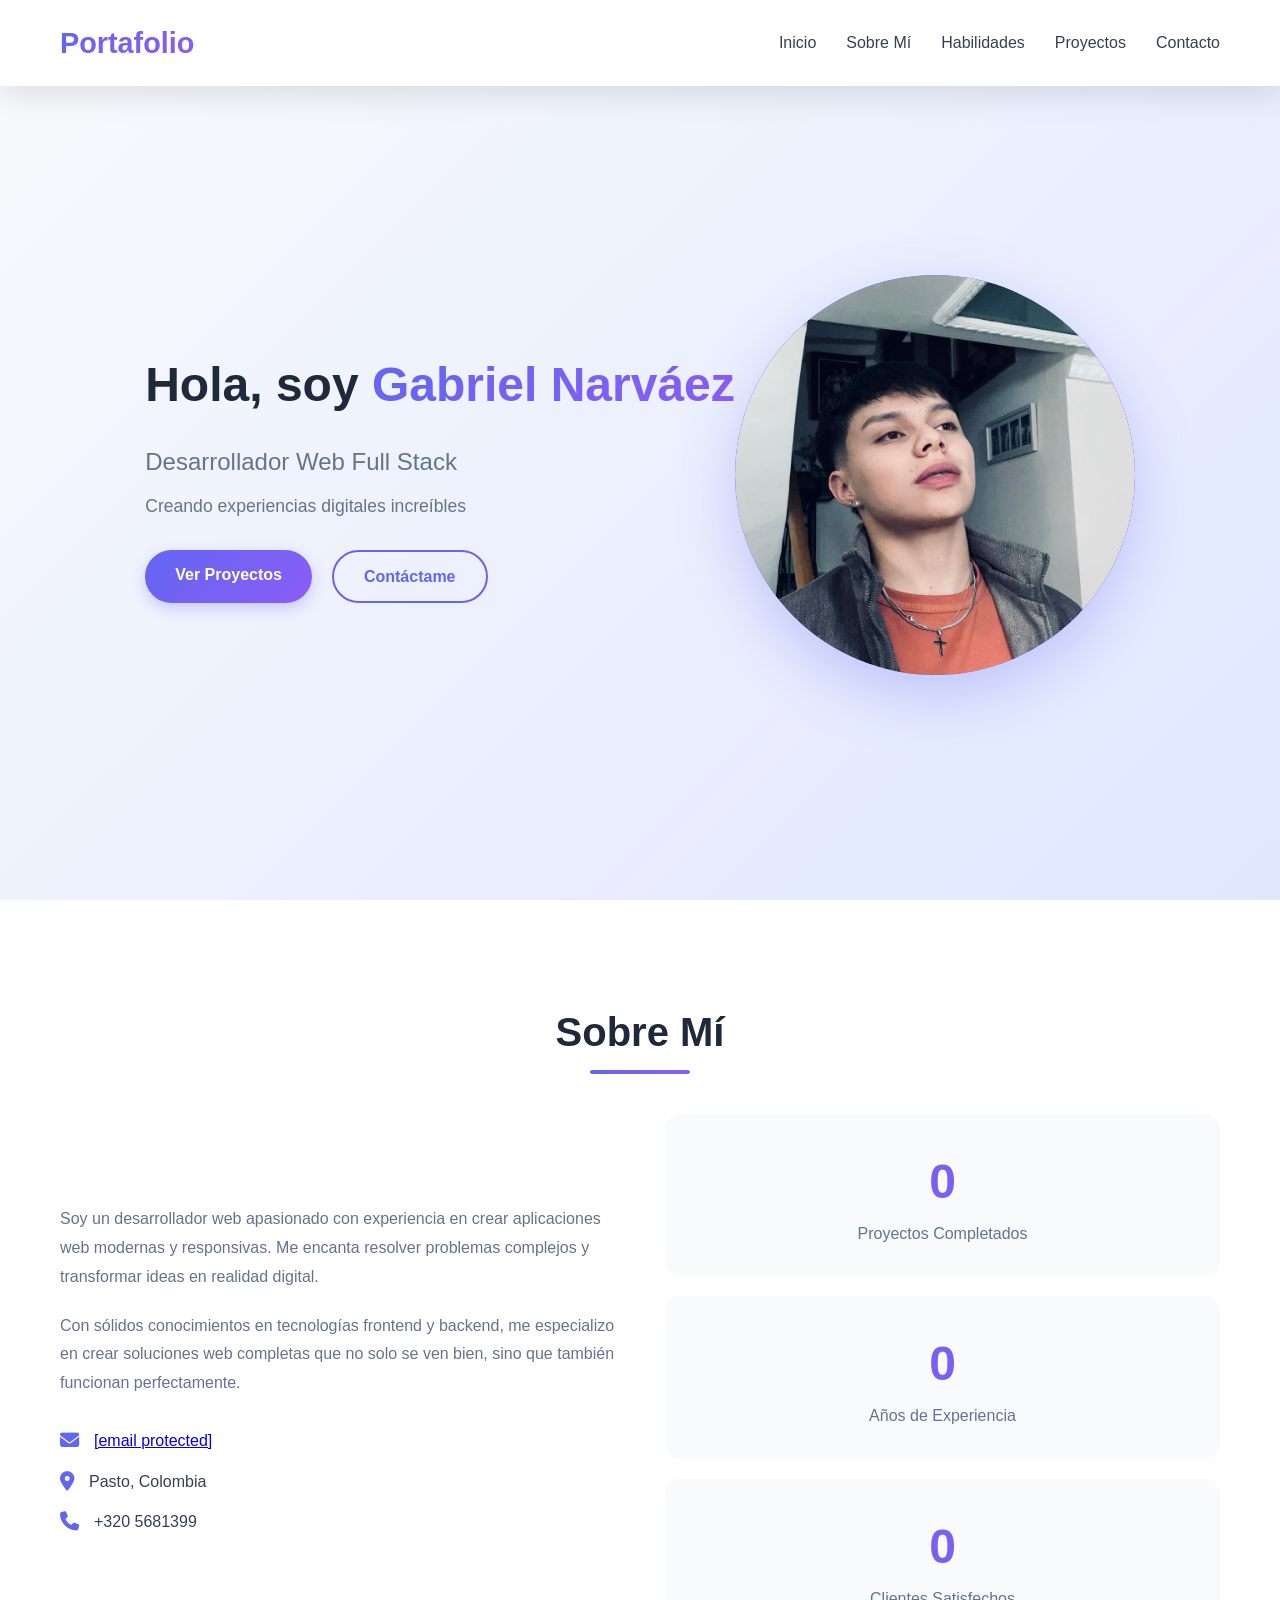
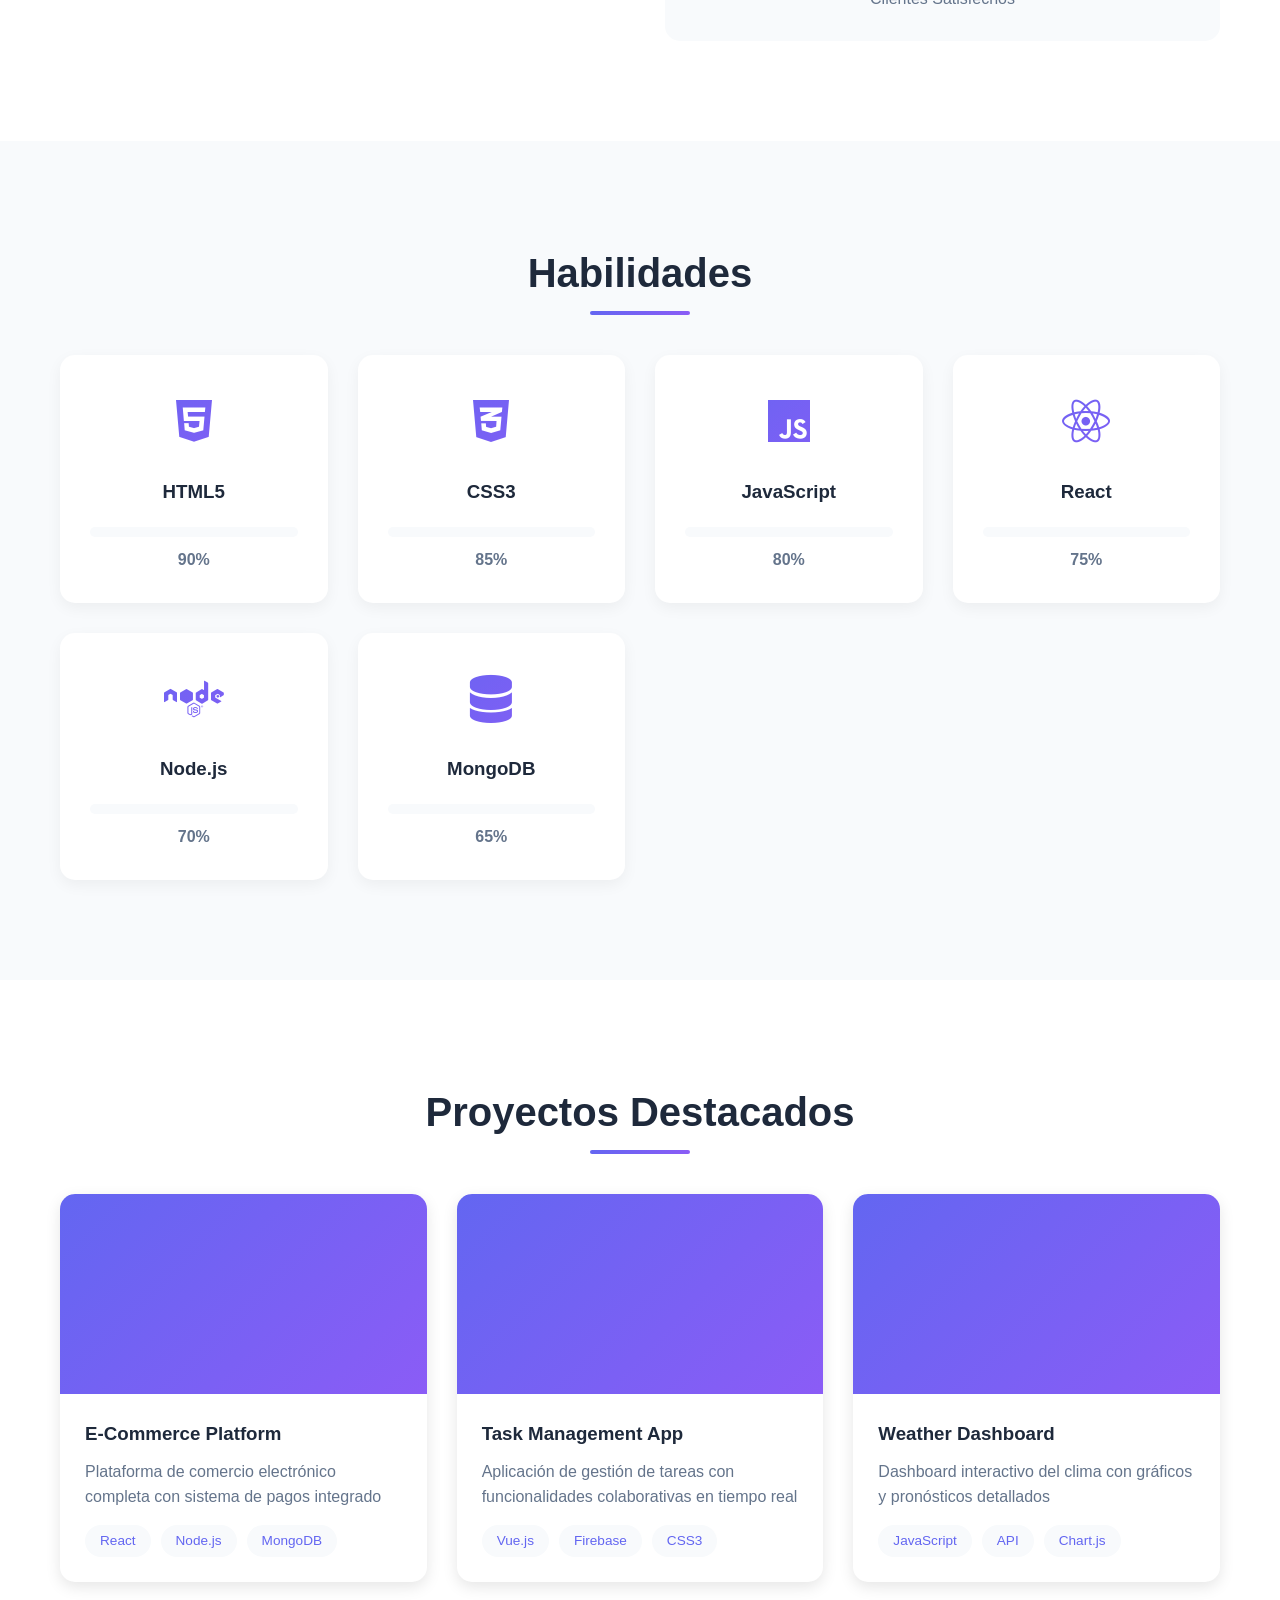
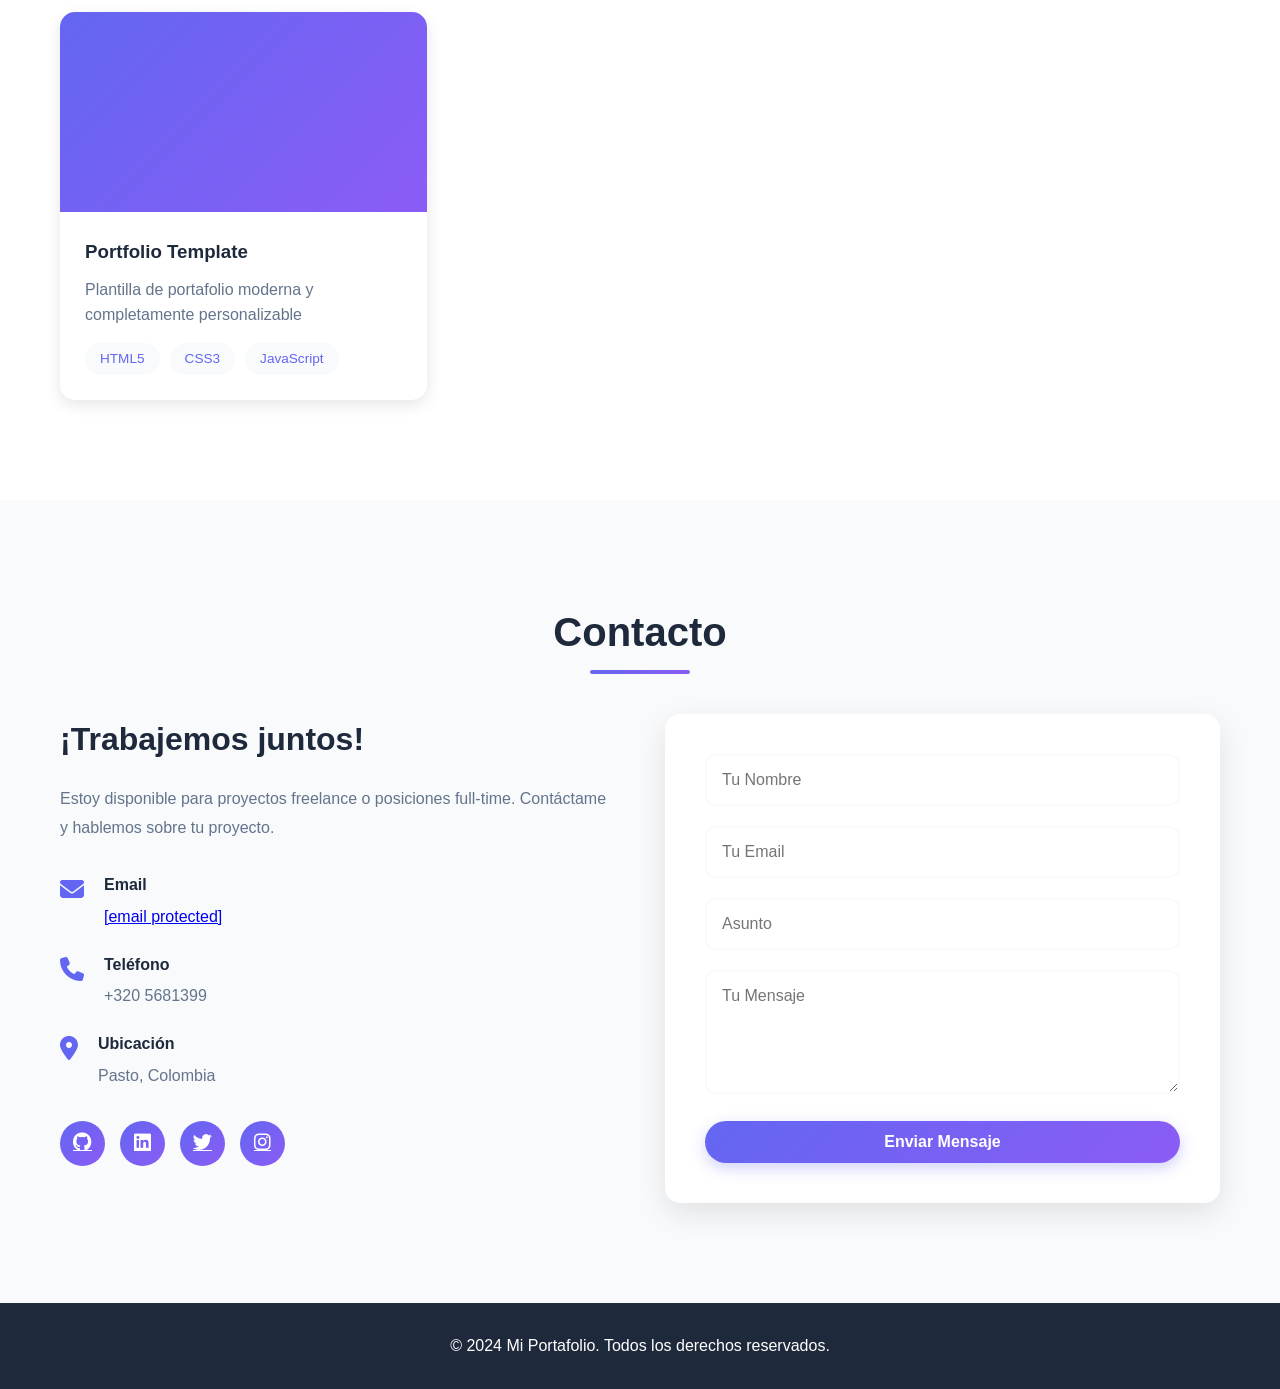
<file: dev-portafolio-2/index.html>
<!DOCTYPE html>
<html lang="es">
<head>
    <meta charset="UTF-8">
    <meta name="viewport" content="width=device-width, initial-scale=1.0">
    <title>Mi Portafolio Profesional</title>
    <link rel="stylesheet" href="styles.css">
    <link rel="stylesheet" href="https://cdnjs.cloudflare.com/ajax/libs/font-awesome/6.4.0/css/all.min.css">
</head>
<body>
    <!-- Navegación -->
    <nav class="navbar" id="navbar">
        <div class="container">
            <div class="logo">
                <h2>Portafolio</h2>
            </div>
            <ul class="nav-menu" id="nav-menu">
                <li><a href="#home" class="nav-link">Inicio</a></li>
                <li><a href="#about" class="nav-link">Sobre Mí</a></li>
                <li><a href="#skills" class="nav-link">Habilidades</a></li>
                <li><a href="#projects" class="nav-link">Proyectos</a></li>
                <li><a href="#contact" class="nav-link">Contacto</a></li>
            </ul>
            <div class="hamburger" id="hamburger">
                <span></span>
                <span></span>
                <span></span>
            </div>
        </div>
    </nav>

    <!-- Sección Hero -->
    <section class="hero" id="home">
        <div class="hero-content">
            <h1 class="hero-title">Hola, soy <span class="highlight">Gabriel Narváez</span></h1>
            <p class="hero-subtitle">Desarrollador Web Full Stack</p>
            <p class="hero-description">Creando experiencias digitales increíbles</p>
            <div class="hero-buttons">
                <a href="#projects" class="btn btn-primary">Ver Proyectos</a>
                <a href="#contact" class="btn btn-secondary">Contáctame</a>
            </div>
        </div>
        <div class="hero-image">
            <div class="profile-circle">
                <img src="images/foto-portafolio.jpeg" alt="Gabriel Narváez" class="profile-img">
            </div>
        </div>
    </section>

    <!-- Sección Sobre Mí -->
    <section class="about" id="about">
        <div class="container">
            <h2 class="section-title">Sobre Mí</h2>
            <div class="about-content">
                <div class="about-text">
                    <p>Soy un desarrollador web apasionado con experiencia en crear aplicaciones web modernas y responsivas. Me encanta resolver problemas complejos y transformar ideas en realidad digital.</p>
                    <p>Con sólidos conocimientos en tecnologías frontend y backend, me especializo en crear soluciones web completas que no solo se ven bien, sino que también funcionan perfectamente.</p>
                    <div class="about-info">
                        <div class="info-item">
                            <i class="fas fa-envelope"></i>
                            <span><a href="/cdn-cgi/l/email-protection" class="__cf_email__" data-cfemail="47333269222a262e2b07222d222a372b286924282a">[email&#160;protected]</a></span>
                        </div>
                        <div class="info-item">
                            <i class="fas fa-map-marker-alt"></i>
                            <span>Pasto, Colombia</span>
                        </div>
                        <div class="info-item">
                            <i class="fas fa-phone"></i>
                            <span>+320 5681399</span>
                        </div>
                    </div>
                </div>
                <div class="about-stats">
                    <div class="stat-card">
                        <h3 class="stat-number" data-target="50">0</h3>
                        <p>Proyectos Completados</p>
                    </div>
                    <div class="stat-card">
                        <h3 class="stat-number" data-target="3">0</h3>
                        <p>Años de Experiencia</p>
                    </div>
                    <div class="stat-card">
                        <h3 class="stat-number" data-target="30">0</h3>
                        <p>Clientes Satisfechos</p>
                    </div>
                </div>
            </div>
        </div>
    </section>

    <!-- Sección Habilidades -->
    <section class="skills" id="skills">
        <div class="container">
            <h2 class="section-title">Habilidades</h2>
            <div class="skills-grid">
                <div class="skill-card">
                    <div class="skill-icon">
                        <i class="fab fa-html5"></i>
                    </div>
                    <h3>HTML5</h3>
                    <div class="skill-bar">
                        <div class="skill-progress" data-progress="90"></div>
                    </div>
                    <span class="skill-percentage">90%</span>
                </div>
                <div class="skill-card">
                    <div class="skill-icon">
                        <i class="fab fa-css3-alt"></i>
                    </div>
                    <h3>CSS3</h3>
                    <div class="skill-bar">
                        <div class="skill-progress" data-progress="85"></div>
                    </div>
                    <span class="skill-percentage">85%</span>
                </div>
                <div class="skill-card">
                    <div class="skill-icon">
                        <i class="fab fa-js"></i>
                    </div>
                    <h3>JavaScript</h3>
                    <div class="skill-bar">
                        <div class="skill-progress" data-progress="80"></div>
                    </div>
                    <span class="skill-percentage">80%</span>
                </div>
                <div class="skill-card">
                    <div class="skill-icon">
                        <i class="fab fa-react"></i>
                    </div>
                    <h3>React</h3>
                    <div class="skill-bar">
                        <div class="skill-progress" data-progress="75"></div>
                    </div>
                    <span class="skill-percentage">75%</span>
                </div>
                <div class="skill-card">
                    <div class="skill-icon">
                        <i class="fab fa-node"></i>
                    </div>
                    <h3>Node.js</h3>
                    <div class="skill-bar">
                        <div class="skill-progress" data-progress="70"></div>
                    </div>
                    <span class="skill-percentage">70%</span>
                </div>
                <div class="skill-card">
                    <div class="skill-icon">
                        <i class="fas fa-database"></i>
                    </div>
                    <h3>MongoDB</h3>
                    <div class="skill-bar">
                        <div class="skill-progress" data-progress="65"></div>
                    </div>
                    <span class="skill-percentage">65%</span>
                </div>
            </div>
        </div>
    </section>

    <!-- Sección Proyectos -->
    <section class="projects" id="projects">
        <div class="container">
            <h2 class="section-title">Proyectos Destacados</h2>
            <div class="projects-grid">
                <div class="project-card">
                    <div class="project-image">
                        <div class="project-overlay">
                            <a href="#" class="project-link"><i class="fas fa-external-link-alt"></i></a>
                        </div>
                    </div>
                    <div class="project-info">
                        <h3>E-Commerce Platform</h3>
                        <p>Plataforma de comercio electrónico completa con sistema de pagos integrado</p>
                        <div class="project-tags">
                            <span class="tag">React</span>
                            <span class="tag">Node.js</span>
                            <span class="tag">MongoDB</span>
                        </div>
                    </div>
                </div>
                <div class="project-card">
                    <div class="project-image">
                        <div class="project-overlay">
                            <a href="#" class="project-link"><i class="fas fa-external-link-alt"></i></a>
                        </div>
                    </div>
                    <div class="project-info">
                        <h3>Task Management App</h3>
                        <p>Aplicación de gestión de tareas con funcionalidades colaborativas en tiempo real</p>
                        <div class="project-tags">
                            <span class="tag">Vue.js</span>
                            <span class="tag">Firebase</span>
                            <span class="tag">CSS3</span>
                        </div>
                    </div>
                </div>
                <div class="project-card">
                    <div class="project-image">
                        <div class="project-overlay">
                            <a href="#" class="project-link"><i class="fas fa-external-link-alt"></i></a>
                        </div>
                    </div>
                    <div class="project-info">
                        <h3>Weather Dashboard</h3>
                        <p>Dashboard interactivo del clima con gráficos y pronósticos detallados</p>
                        <div class="project-tags">
                            <span class="tag">JavaScript</span>
                            <span class="tag">API</span>
                            <span class="tag">Chart.js</span>
                        </div>
                    </div>
                </div>
                <div class="project-card">
                    <div class="project-image">
                        <div class="project-overlay">
                            <a href="#" class="project-link"><i class="fas fa-external-link-alt"></i></a>
                        </div>
                    </div>
                    <div class="project-info">
                        <h3>Portfolio Template</h3>
                        <p>Plantilla de portafolio moderna y completamente personalizable</p>
                        <div class="project-tags">
                            <span class="tag">HTML5</span>
                            <span class="tag">CSS3</span>
                            <span class="tag">JavaScript</span>
                        </div>
                    </div>
                </div>
            </div>
        </div>
    </section>

    <!-- Sección Contacto -->
    <section class="contact" id="contact">
        <div class="container">
            <h2 class="section-title">Contacto</h2>
            <div class="contact-content">
                <div class="contact-info">
                    <h3>¡Trabajemos juntos!</h3>
                    <p>Estoy disponible para proyectos freelance o posiciones full-time. Contáctame y hablemos sobre tu proyecto.</p>
                    <div class="contact-details">
                        <div class="contact-item">
                            <i class="fas fa-envelope"></i>
                            <div>
                                <h4>Email</h4>
                                <p><a href="/cdn-cgi/l/email-protection" class="__cf_email__" data-cfemail="1b6f6e357e767a72775b7e717e766b777435787476">[email&#160;protected]</a></p>
                            </div>
                        </div>
                        <div class="contact-item">
                            <i class="fas fa-phone"></i>
                            <div>
                                <h4>Teléfono</h4>
                                <p>+320 5681399</p>
                            </div>
                        </div>
                        <div class="contact-item">
                            <i class="fas fa-map-marker-alt"></i>
                            <div>
                                <h4>Ubicación</h4>
                                <p>Pasto, Colombia</p>
                            </div>
                        </div>
                    </div>
                    <div class="social-links">
                        <a href="#" class="social-link"><i class="fab fa-github"></i></a>
                        <a href="#" class="social-link"><i class="fab fa-linkedin"></i></a>
                        <a href="#" class="social-link"><i class="fab fa-twitter"></i></a>
                        <a href="#" class="social-link"><i class="fab fa-instagram"></i></a>
                    </div>
                </div>
                <form class="contact-form" id="contact-form">
                    <div class="form-group">
                        <input type="text" id="name" placeholder="Tu Nombre" required>
                    </div>
                    <div class="form-group">
                        <input type="email" id="email" placeholder="Tu Email" required>
                    </div>
                    <div class="form-group">
                        <input type="text" id="subject" placeholder="Asunto" required>
                    </div>
                    <div class="form-group">
                        <textarea id="message" rows="5" placeholder="Tu Mensaje" required></textarea>
                    </div>
                    <button type="submit" class="btn btn-primary">Enviar Mensaje</button>
                </form>
            </div>
        </div>
    </section>

    <!-- Footer -->
    <footer class="footer">
        <div class="container">
            <p>&copy; 2024 Mi Portafolio. Todos los derechos reservados.</p>
</file>
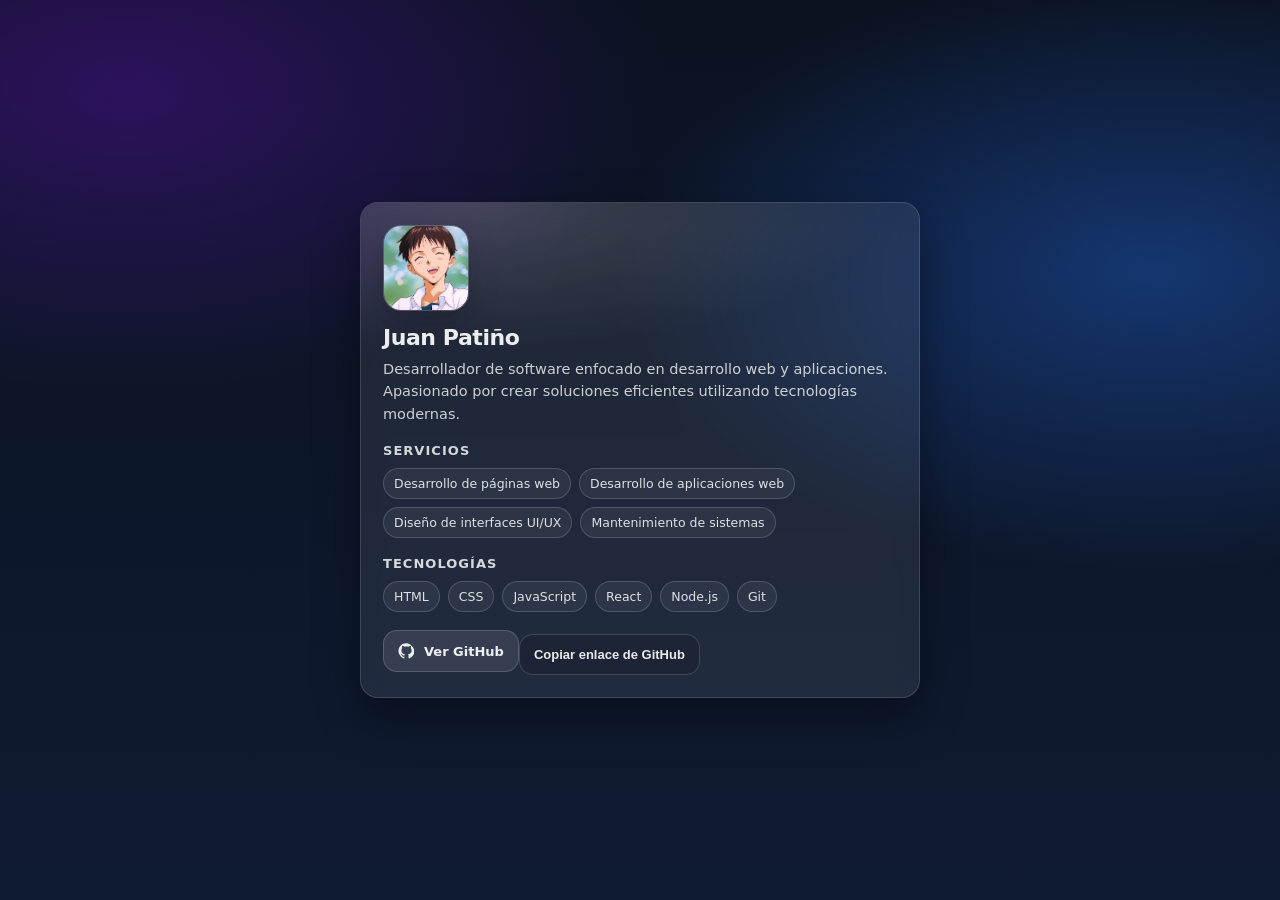
<file: dev-portafolio-3/index.html>
<!DOCTYPE html>
<html lang="en">
<head>
    <meta charset="UTF-8">
    <meta name="viewport" content="width=device-width, initial-scale=1.0">
    <link rel="stylesheet" href="/dev-portafolio-3/styles.css">
    <script src="/dev-portafolio-3/app.js"></script>
    <title>Document</title>
</head>
<body>
    <section class="portafolio-dev">

  <div class="card-dev">
    
    <img src="/dev-portafolio-3/images.jpg" alt="Foto del desarrollador" class="avatar">

    <h2>Juan Patiño</h2>

    <p class="descripcion">
      Desarrollador de software enfocado en desarrollo web y aplicaciones.
      Apasionado por crear soluciones eficientes utilizando tecnologías modernas.
    </p>

    <h3>Servicios</h3>
    <ul>
      <li>Desarrollo de páginas web</li>
      <li>Desarrollo de aplicaciones web</li>
      <li>Diseño de interfaces UI/UX</li>
      <li>Mantenimiento de sistemas</li>
    </ul>

    <h3>Tecnologías</h3>
    <div class="tecnologias">
      <span>HTML</span>
      <span>CSS</span>
      <span>JavaScript</span>
      <span>React</span>
      <span>Node.js</span>
      <span>Git</span>
    </div>

    <a href="https://github.com/sebastianUCC2024" target="_blank" class="github">
      Ver GitHub
    </a>

  </div>

</section>
    
</body>
</html>
</file>
<file: dev-portafolio-2/styles.css>
/* Reset y Variables CSS */
* {
    margin: 0;
    padding: 0;
    box-sizing: border-box;
}

:root {
    --primary-color: #6366f1;
    --secondary-color: #8b5cf6;
    --dark-color: #1e293b;
    --light-color: #f8fafc;
    --text-color: #334155;
    --gray-color: #64748b;
    --white-color: #ffffff;
    --gradient: linear-gradient(135deg, #6366f1 0%, #8b5cf6 100%);
    --shadow: 0 10px 30px rgba(0, 0, 0, 0.1);
    --transition: all 0.3s ease;
}

html {
    scroll-behavior: smooth;
}

body {
    font-family: 'Segoe UI', Tahoma, Geneva, Verdana, sans-serif;
    line-height: 1.6;
    color: var(--text-color);
    background-color: var(--light-color);
    overflow-x: hidden;
}

.container {
    max-width: 1200px;
    margin: 0 auto;
    padding: 0 20px;
}

/* Navegación */
.navbar {
    position: fixed;
    top: 0;
    width: 100%;
    background-color: var(--white-color);
    box-shadow: var(--shadow);
    z-index: 1000;
    transition: var(--transition);
}

.navbar.scrolled {
    padding: 10px 0;
}

.navbar .container {
    display: flex;
    justify-content: space-between;
    align-items: center;
    padding: 20px;
}

.logo h2 {
    background: var(--gradient);
    -webkit-background-clip: text;
    -webkit-text-fill-color: transparent;
    background-clip: text;
    font-size: 1.8rem;
    font-weight: 700;
}

.nav-menu {
    display: flex;
    list-style: none;
    gap: 30px;
}

.nav-link {
    color: var(--text-color);
    text-decoration: none;
    font-weight: 500;
    transition: var(--transition);
    position: relative;
}

.nav-link::after {
    content: '';
    position: absolute;
    bottom: -5px;
    left: 0;
    width: 0;
    height: 2px;
    background: var(--gradient);
    transition: var(--transition);
}

.nav-link:hover::after {
    width: 100%;
}

.nav-link:hover {
    color: var(--primary-color);
}

.hamburger {
    display: none;
    flex-direction: column;
    cursor: pointer;
    gap: 5px;
}

.hamburger span {
    width: 25px;
    height: 3px;
    background: var(--dark-color);
    transition: var(--transition);
}

.hamburger.active span:nth-child(1) {
    transform: rotate(45deg) translate(8px, 8px);
}

.hamburger.active span:nth-child(2) {
    opacity: 0;
}

.hamburger.active span:nth-child(3) {
    transform: rotate(-45deg) translate(8px, -8px);
}

/* Sección Hero */
.hero {
    min-height: 100vh;
    display: flex;
    align-items: center;
    justify-content: center;
    padding: 100px 20px 50px;
    background: linear-gradient(135deg, #f8fafc 0%, #e0e7ff 100%);
}

.hero-content {
    max-width: 600px;
    animation: fadeInLeft 1s ease;
}

.hero-title {
    font-size: 3rem;
    font-weight: 700;
    margin-bottom: 20px;
    color: var(--dark-color);
}

.highlight {
    background: var(--gradient);
    -webkit-background-clip: text;
    -webkit-text-fill-color: transparent;
    background-clip: text;
}

.hero-subtitle {
    font-size: 1.5rem;
    color: var(--gray-color);
    margin-bottom: 10px;
}

.hero-description {
    font-size: 1.1rem;
    color: var(--gray-color);
    margin-bottom: 30px;
}

.hero-buttons {
    display: flex;
    gap: 20px;
    flex-wrap: wrap;
}

.btn {
    padding: 12px 30px;
    border-radius: 50px;
    text-decoration: none;
    font-weight: 600;
    transition: var(--transition);
    display: inline-block;
    border: none;
    cursor: pointer;
    font-size: 1rem;
}

.btn-primary {
    background: var(--gradient);
    color: var(--white-color);
    box-shadow: 0 5px 15px rgba(99, 102, 241, 0.3);
}

.btn-primary:hover {
    transform: translateY(-3px);
    box-shadow: 0 8px 20px rgba(99, 102, 241, 0.4);
}

.btn-secondary {
    background: transparent;
    color: var(--primary-color);
    border: 2px solid var(--primary-color);
}

.btn-secondary:hover {
    background: var(--primary-color);
    color: var(--white-color);
}

.hero-image {
    animation: fadeInRight 1s ease;
}

.profile-circle {
    width: 400px;
    height: 400px;
    border-radius: 50%;
    background: var(--gradient);
    box-shadow: 0 20px 60px rgba(99, 102, 241, 0.3);
    animation: float 3s ease-in-out infinite;
    overflow: hidden;
    display: flex;
    align-items: center;
    justify-content: center;
    position: relative;
}

.profile-img {
    width: 100%;
    height: 100%;
    object-fit: cover;
    border-radius: 50%;
    transition: var(--transition);
}

.profile-circle:hover .profile-img {
    transform: scale(1.1);
}

/* Sección Sobre Mí */
.about {
    padding: 100px 20px;
    background: var(--white-color);
}

.section-title {
    text-align: center;
    font-size: 2.5rem;
    margin-bottom: 50px;
    color: var(--dark-color);
    position: relative;
}

.section-title::after {
    content: '';
    position: absolute;
    bottom: -10px;
    left: 50%;
    transform: translateX(-50%);
    width: 100px;
    height: 4px;
    background: var(--gradient);
    border-radius: 2px;
}

.about-content {
    display: grid;
    grid-template-columns: 1fr 1fr;
    gap: 50px;
    align-items: center;
}

.about-text p {
    margin-bottom: 20px;
    line-height: 1.8;
    color: var(--gray-color);
}

.about-info {
    margin-top: 30px;
}

.info-item {
    display: flex;
    align-items: center;
    gap: 15px;
    margin-bottom: 15px;
}

.info-item i {
    color: var(--primary-color);
    font-size: 1.2rem;
}

.about-stats {
    display: grid;
    grid-template-columns: 1fr;
    gap: 20px;
}

.stat-card {
    background: var(--light-color);
    padding: 30px;
    border-radius: 15px;
    text-align: center;
    transition: var(--transition);
}

.stat-card:hover {
    transform: translateY(-5px);
    box-shadow: var(--shadow);
}

.stat-number {
    font-size: 3rem;
    font-weight: 700;
    background: var(--gradient);
    -webkit-background-clip: text;
    -webkit-text-fill-color: transparent;
    background-clip: text;
}

.stat-card p {
    color: var(--gray-color);
    font-weight: 500;
}

/* Sección Habilidades */
.skills {
    padding: 100px 20px;
    background: var(--light-color);
}

.skills-grid {
    display: grid;
    grid-template-columns: repeat(auto-fit, minmax(250px, 1fr));
    gap: 30px;
}

.skill-card {
    background: var(--white-color);
    padding: 30px;
    border-radius: 15px;
    text-align: center;
    transition: var(--transition);
    box-shadow: 0 5px 15px rgba(0, 0, 0, 0.05);
}

.skill-card:hover {
    transform: translateY(-10px);
    box-shadow: var(--shadow);
}

.skill-icon {
    font-size: 3rem;
    background: var(--gradient);
    -webkit-background-clip: text;
    -webkit-text-fill-color: transparent;
    background-clip: text;
    margin-bottom: 15px;
}

.skill-card h3 {
    margin-bottom: 20px;
    color: var(--dark-color);
}

.skill-bar {
    background: var(--light-color);
    height: 10px;
    border-radius: 10px;
    overflow: hidden;
    margin-bottom: 10px;
}

.skill-progress {
    height: 100%;
    background: var(--gradient);
    border-radius: 10px;
    transition: width 1s ease;
    width: 0;
}

.skill-percentage {
    color: var(--gray-color);
    font-weight: 600;
}

/* Sección Proyectos */
.projects {
    padding: 100px 20px;
    background: var(--white-color);
}

.projects-grid {
    display: grid;
    grid-template-columns: repeat(auto-fit, minmax(300px, 1fr));
    gap: 30px;
}

.project-card {
    background: var(--white-color);
    border-radius: 15px;
    overflow: hidden;
    box-shadow: 0 5px 15px rgba(0, 0, 0, 0.1);
    transition: var(--transition);
}

.project-card:hover {
    transform: translateY(-10px);
    box-shadow: 0 15px 30px rgba(0, 0, 0, 0.15);
}

.project-image {
    height: 200px;
    background: var(--gradient);
    position: relative;
    overflow: hidden;
}

.project-overlay {
    position: absolute;
    top: 0;
    left: 0;
    right: 0;
    bottom: 0;
    background: rgba(99, 102, 241, 0.9);
    display: flex;
    align-items: center;
    justify-content: center;
    opacity: 0;
    transition: var(--transition);
}

.project-card:hover .project-overlay {
    opacity: 1;
}

.project-link {
    color: var(--white-color);
    font-size: 2rem;
    transition: var(--transition);
}

.project-link:hover {
    transform: scale(1.2);
}

.project-info {
    padding: 25px;
}

.project-info h3 {
    margin-bottom: 10px;
    color: var(--dark-color);
}

.project-info p {
    color: var(--gray-color);
    margin-bottom: 15px;
    line-height: 1.6;
}

.project-tags {
    display: flex;
    flex-wrap: wrap;
    gap: 10px;
}

.tag {
    background: var(--light-color);
    padding: 5px 15px;
    border-radius: 20px;
    font-size: 0.85rem;
    color: var(--primary-color);
    font-weight: 500;
}

/* Sección Contacto */
.contact {
    padding: 100px 20px;
    background: var(--light-color);
}

.contact-content {
    display: grid;
    grid-template-columns: 1fr 1fr;
    gap: 50px;
}

.contact-info h3 {
    font-size: 2rem;
    margin-bottom: 20px;
    color: var(--dark-color);
}

.contact-info p {
    color: var(--gray-color);
    margin-bottom: 30px;
    line-height: 1.8;
}

.contact-details {
    margin-bottom: 30px;
}

.contact-item {
    display: flex;
    gap: 20px;
    margin-bottom: 20px;
}

.contact-item i {
    font-size: 1.5rem;
    color: var(--primary-color);
    margin-top: 5px;
}

.contact-item h4 {
    color: var(--dark-color);
    margin-bottom: 5px;
}

.contact-item p {
    color: var(--gray-color);
    margin: 0;
}

.social-links {
    display: flex;
    gap: 15px;
}

.social-link {
    width: 45px;
    height: 45px;
    background: var(--gradient);
    color: var(--white-color);
    display: flex;
    align-items: center;
    justify-content: center;
    border-radius: 50%;
    font-size: 1.2rem;
    transition: var(--transition);
}

.social-link:hover {
    transform: translateY(-5px);
    box-shadow: 0 5px 15px rgba(99, 102, 241, 0.3);
}

.contact-form {
    background: var(--white-color);
    padding: 40px;
    border-radius: 15px;
    box-shadow: var(--shadow);
}

.form-group {
    margin-bottom: 20px;
}

.form-group input,
.form-group textarea {
    width: 100%;
    padding: 15px;
    border: 2px solid var(--light-color);
    border-radius: 10px;
    font-family: inherit;
    font-size: 1rem;
    transition: var(--transition);
}

.form-group input:focus,
.form-group textarea:focus {
    outline: none;
    border-color: var(--primary-color);
}

.form-group textarea {
    resize: vertical;
}

.contact-form .btn-primary {
    width: 100%;
}

/* Footer */
.footer {
    background: var(--dark-color);
    color: var(--white-color);
    text-align: center;
    padding: 30px 20px;
}

/* Scroll to Top Button */
.scroll-top {
    position: fixed;
    bottom: 30px;
    right: 30px;
    width: 50px;
    height: 50px;
    background: var(--gradient);
    color: var(--white-color);
    border: none;
    border-radius: 50%;
    font-size: 1.2rem;
    cursor: pointer;
    opacity: 0;
    visibility: hidden;
    transition: var(--transition);
    z-index: 999;
}

.scroll-top.active {
    opacity: 1;
    visibility: visible;
}

.scroll-top:hover {
    transform: translateY(-5px);
}

/* Animaciones */
@keyframes fadeInLeft {
    from {
        opacity: 0;
        transform: translateX(-50px);
    }
    to {
        opacity: 1;
        transform: translateX(0);
    }
}

@keyframes fadeInRight {
    from {
        opacity: 0;
        transform: translateX(50px);
    }
    to {
        opacity: 1;
        transform: translateX(0);
    }
}

@keyframes float {
    0%, 100% {
        transform: translateY(0);
    }
    50% {
        transform: translateY(-20px);
    }
}

/* Responsive Design */
@media (max-width: 968px) {
    .hamburger {
        display: flex;
    }

    .nav-menu {
        position: fixed;
        left: -100%;
        top: 80px;
        flex-direction: column;
        background-color: var(--white-color);
        width: 100%;
        text-align: center;
        transition: var(--transition);
        box-shadow: var(--shadow);
        padding: 20px;
    }

    .nav-menu.active {
        left: 0;
    }

    .hero {
        flex-direction: column;
        text-align: center;
    }

    .hero-title {
        font-size: 2.5rem;
    }

    .profile-circle {
        width: 300px;
        height: 300px;
        margin-top: 30px;
    }

    .profile-img {
        width: 100%;
        height: 100%;
    }

    .about-content,
    .contact-content {
        grid-template-columns: 1fr;
    }

    .skills-grid {
        grid-template-columns: repeat(auto-fit, minmax(200px, 1fr));
    }

    .projects-grid {
        grid-template-columns: 1fr;
    }
}

@media (max-width: 480px) {
    .hero-title {
        font-size: 2rem;
    }

    .hero-subtitle {
        font-size: 1.2rem;
    }

    .section-title {
        font-size: 2rem;
    }

    .profile-circle {
        width: 250px;
        height: 250px;
    }

    .profile-img {
        width: 100%;
        height: 100%;
    }

    .stat-number {
        font-size: 2rem;
    }

    .hero-buttons {
        flex-direction: column;
        width: 100%;
    }

    .btn {
        width: 100%;
    }
}
</file>
<file: dev-portafolio-3/styles.css>
:root{
  --bg1:#0b1220;
  --bg2:#0f1b33;
  --card: rgba(255,255,255,.08);
  --stroke: rgba(255,255,255,.14);
  --text: rgba(255,255,255,.92);
  --muted: rgba(255,255,255,.68);
  --shadow: 0 18px 45px rgba(0,0,0,.38);
  --radius: 18px;
  --pad: 18px;
}

*{ box-sizing:border-box; }
html, body{ height:100%; }

body{
  margin:0;
  font-family: ui-sans-serif, system-ui, -apple-system, Segoe UI, Roboto, Arial;
  color: var(--text);
  background:
    radial-gradient(900px 500px at 10% 10%, rgba(106,17,203,.35), transparent 60%),
    radial-gradient(900px 500px at 90% 30%, rgba(37,117,252,.35), transparent 60%),
    linear-gradient(180deg, var(--bg1), var(--bg2));
}

.portafolio-dev{
  min-height: 100vh;
  display:flex;
  align-items:center;
  justify-content:center;
  padding: 48px 16px;
}

.card-dev{
  width: min(560px, 100%);
  background: var(--card);
  border: 1px solid var(--stroke);
  border-radius: var(--radius);
  box-shadow: var(--shadow);
  padding: 22px;
  position: relative;
  overflow: hidden;
  backdrop-filter: blur(10px);
  transform: translateY(0);
  transition: transform .25s ease, border-color .25s ease;
}

.card-dev::before{
  content:"";
  position:absolute;
  inset:-2px;
  background: radial-gradient(700px 250px at 20% 0%, rgba(255,255,255,.14), transparent 60%);
  pointer-events:none;
}

.card-dev:hover{
  transform: translateY(-6px);
  border-color: rgba(255,255,255,.22);
}

.avatar{
  width: 86px;
  height: 86px;
  border-radius: 18px;
  object-fit: cover;
  border: 1px solid rgba(255,255,255,.18);
  box-shadow: 0 12px 28px rgba(0,0,0,.25);
  display:block;
  margin-bottom: 14px;
}

h2{
  margin: 0 0 8px;
  font-size: 22px;
  letter-spacing: -0.02em;
}

.descripcion{
  margin: 0 0 18px;
  color: rgba(255,255,255,.78);
  line-height: 1.55;
  font-size: 14.5px;
}

h3{
  margin: 18px 0 10px;
  font-size: 13px;
  letter-spacing: .08em;
  text-transform: uppercase;
  color: rgba(255,255,255,.82);
}

ul{
  margin: 0 0 10px;
  padding-left: 18px;
  color: rgba(255,255,255,.75);
  line-height: 1.6;
  font-size: 14px;
}

/* Chips/badges para tecnologías (y las que generará JS) */
.tecnologias{
  display:flex;
  flex-wrap:wrap;
  gap: 8px;
  margin-top: 8px;
}

.tecnologias span,
.badge{
  display:inline-flex;
  align-items:center;
  gap: 8px;
  font-size: 12.5px;
  padding: 7px 10px;
  border-radius: 999px;
  border: 1px solid rgba(255,255,255,.16);
  background: rgba(255,255,255,.06);
  color: rgba(255,255,255,.85);
}

/* Botón GitHub */
.github{
  display:inline-flex;
  align-items:center;
  justify-content:center;
  gap: 10px;
  margin-top: 18px;
  padding: 12px 14px;
  border-radius: 14px;
  border: 1px solid rgba(255,255,255,.16);
  background: rgba(255,255,255,.10);
  color: var(--text);
  text-decoration:none;
  font-weight: 700;
  font-size: 13px;
  transition: transform .2s ease, background .2s ease;
}

.github:hover{
  transform: translateY(-2px);
  background: rgba(255,255,255,.14);
}

/* Botón extra (JS) */
.btn-secondary{
  display:inline-flex;
  align-items:center;
  justify-content:center;
  gap: 10px;
  margin-top: 10px;
  padding: 12px 14px;
  border-radius: 14px;
  border: 1px solid rgba(255,255,255,.16);
  background: rgba(0,0,0,.14);
  color: rgba(255,255,255,.9);
  text-decoration:none;
  font-weight: 700;
  font-size: 13px;
  cursor: pointer;
  transition: transform .2s ease, background .2s ease;
}

.btn-secondary:hover{
  transform: translateY(-2px);
  background: rgba(0,0,0,.20);
}

.toast{
  position: fixed;
  left: 50%;
  bottom: 22px;
  transform: translateX(-50%);
  background: rgba(0,0,0,.65);
  border: 1px solid rgba(255,255,255,.16);
  color: rgba(255,255,255,.92);
  padding: 10px 12px;
  border-radius: 999px;
  font-size: 13px;
  opacity: 0;
  pointer-events:none;
  transition: opacity .2s ease, transform .2s ease;
}

.toast.show{
  opacity: 1;
  transform: translateX(-50%) translateY(-6px);
}

/* Animación de entrada (JS agrega la clase) */
.reveal{
  opacity: 0;
  transform: translateY(14px);
  transition: opacity .35s ease, transform .35s ease;
}
.reveal.is-visible{
  opacity: 1;
  transform: translateY(0);
}

@media (max-width: 520px){
  .card-dev{ padding: 18px; }
  .avatar{ width: 74px; height: 74px; border-radius: 16px; }
}
</file>
